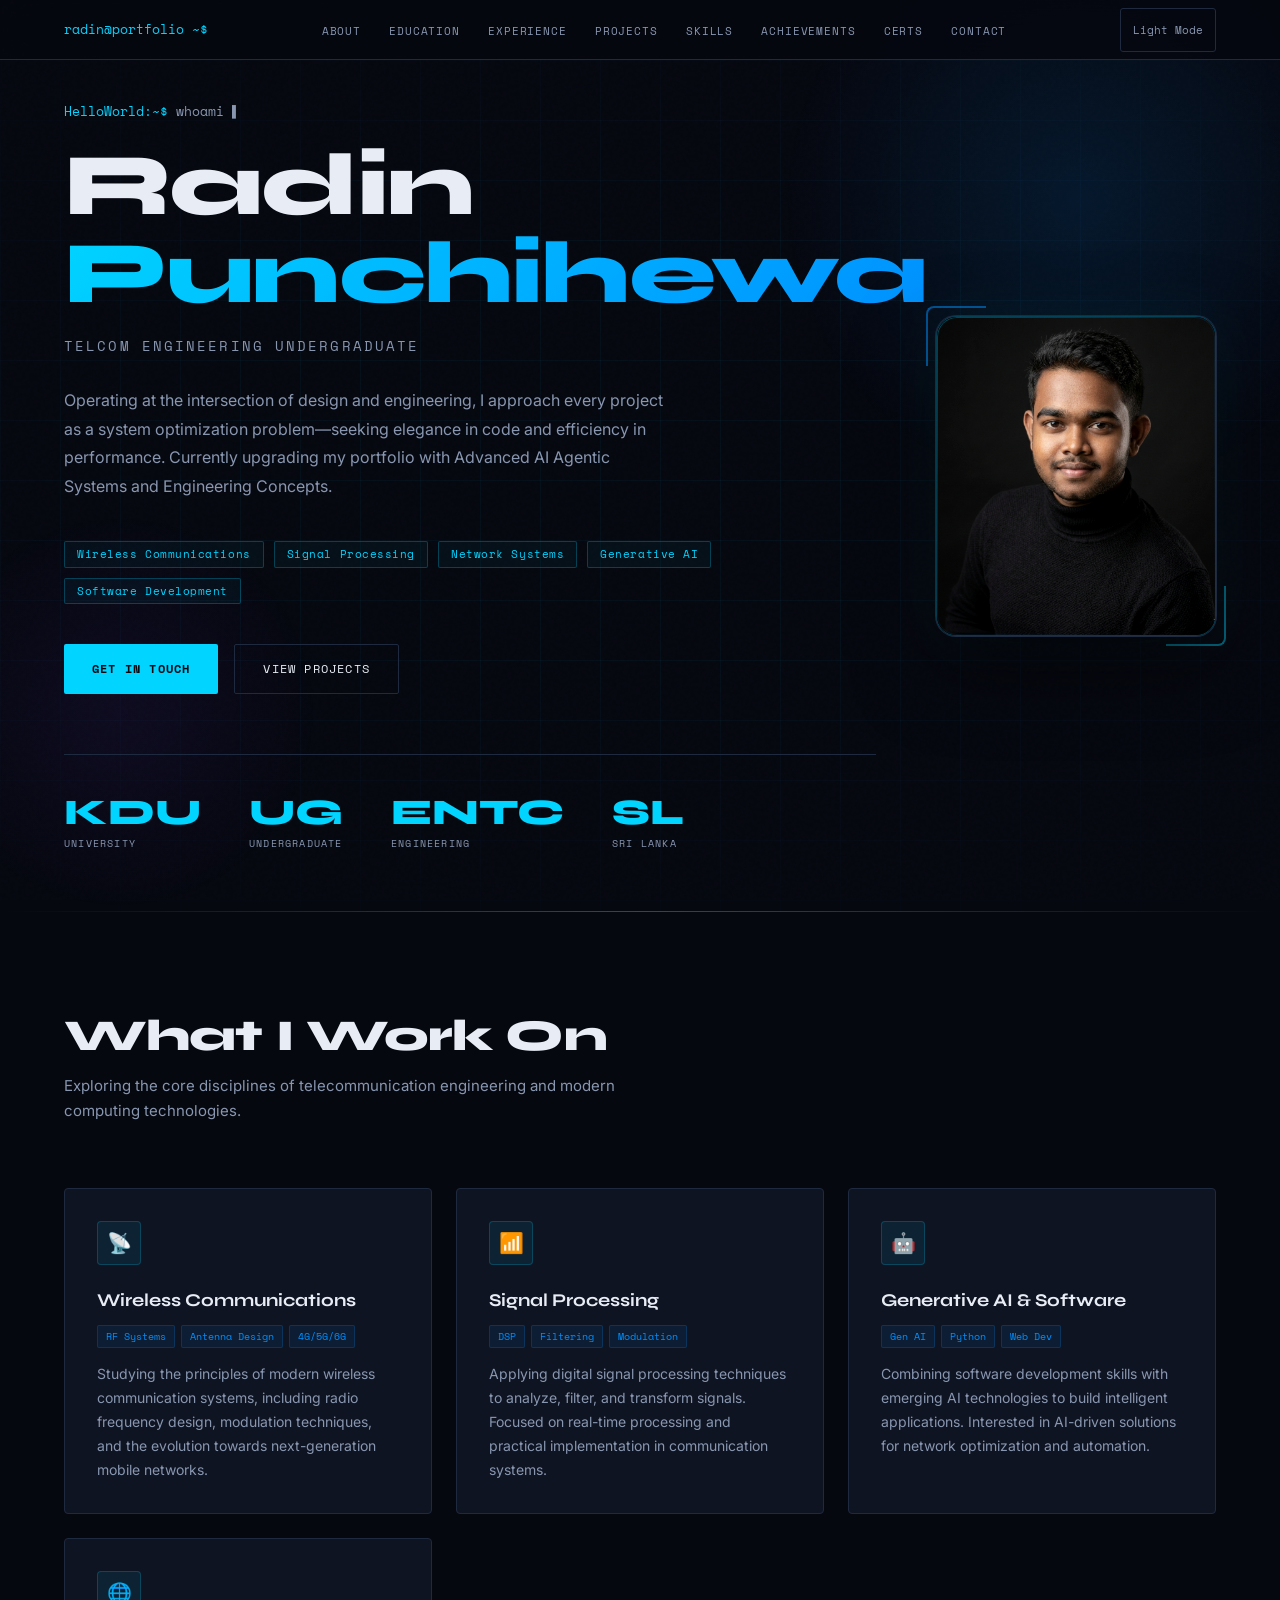
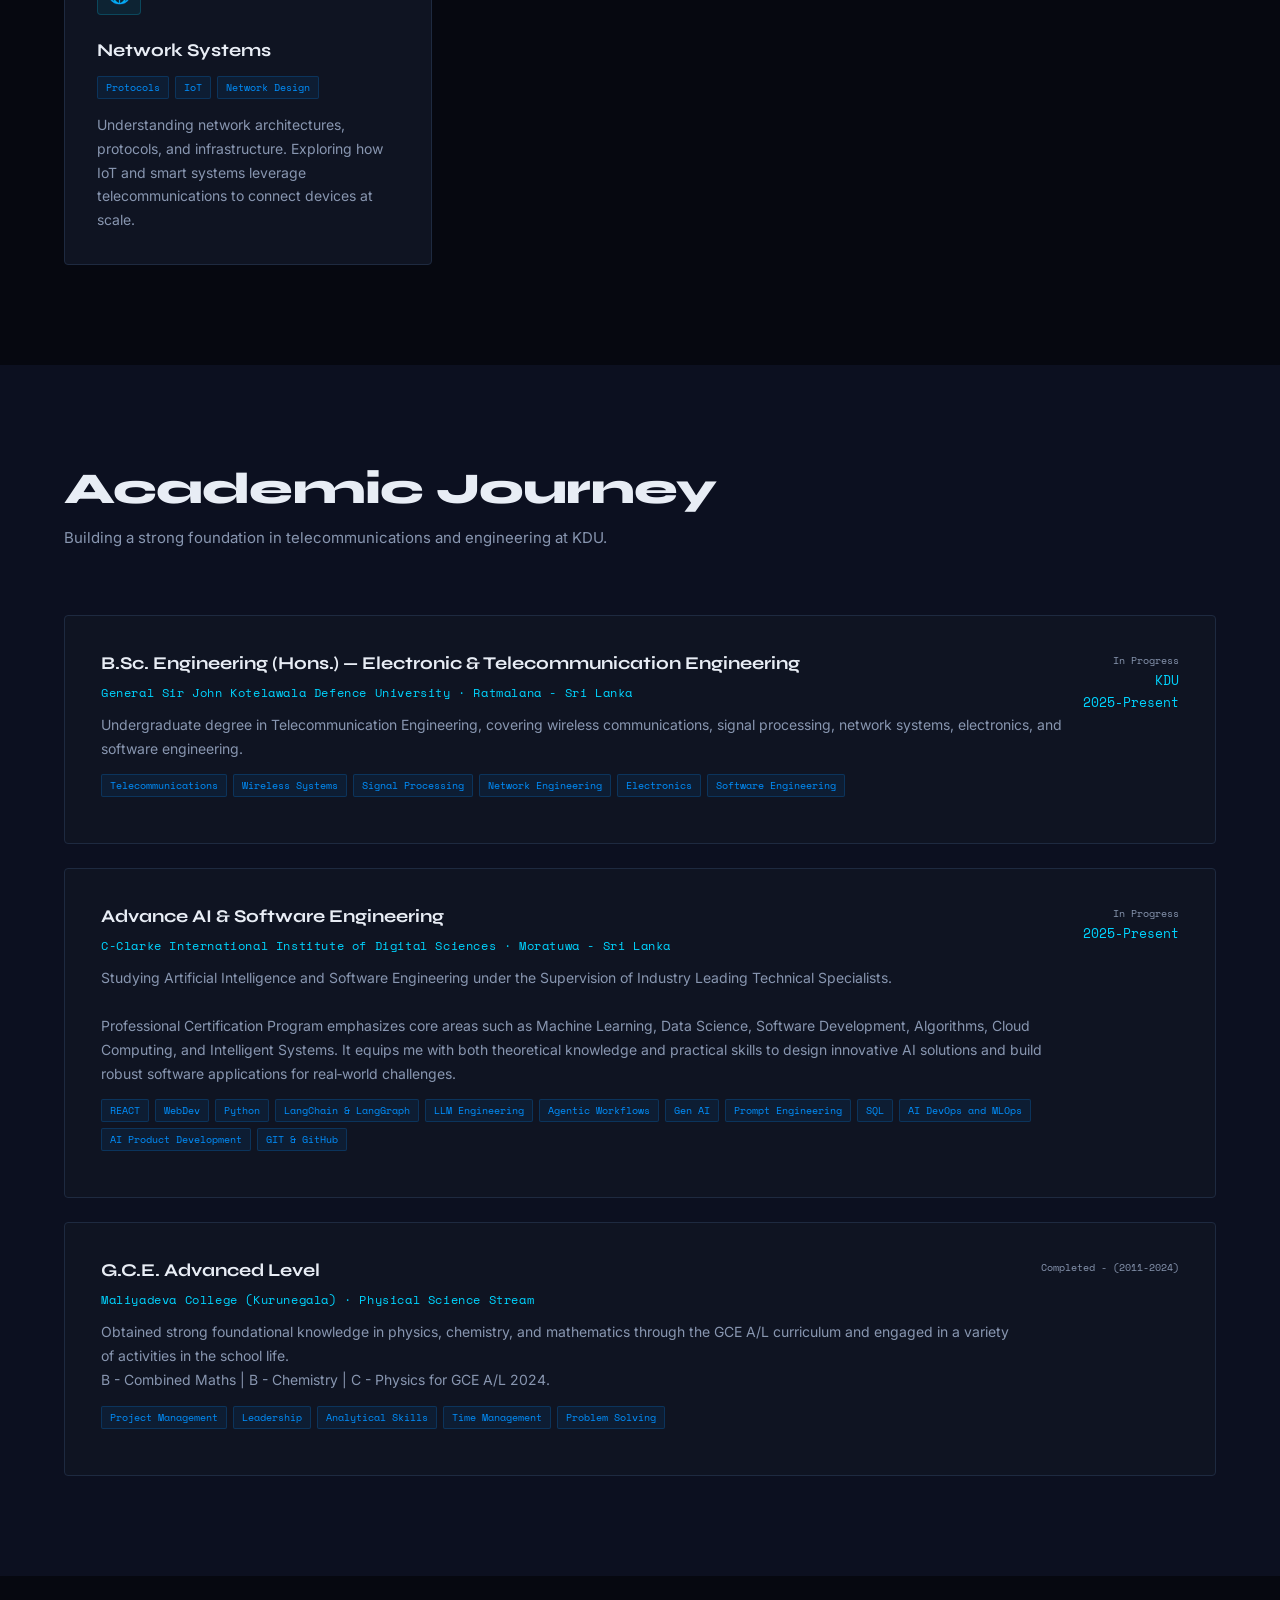
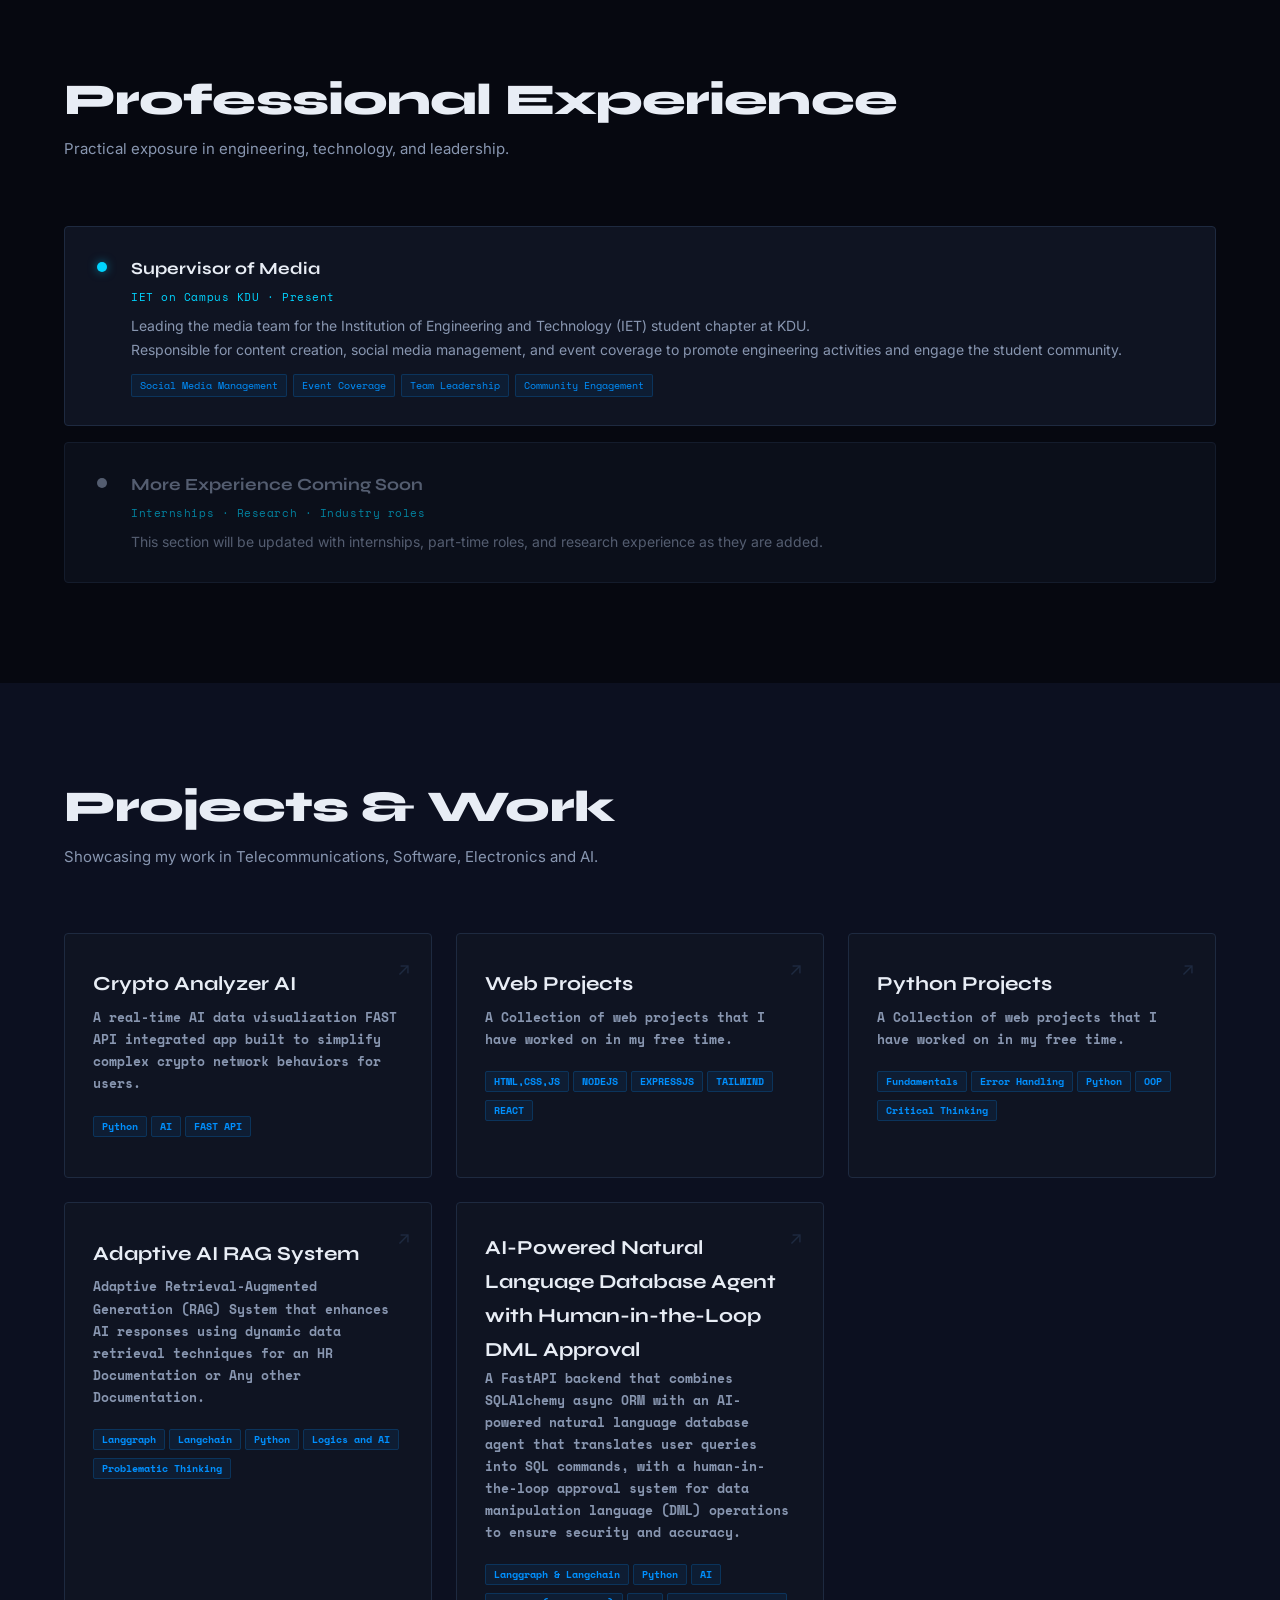
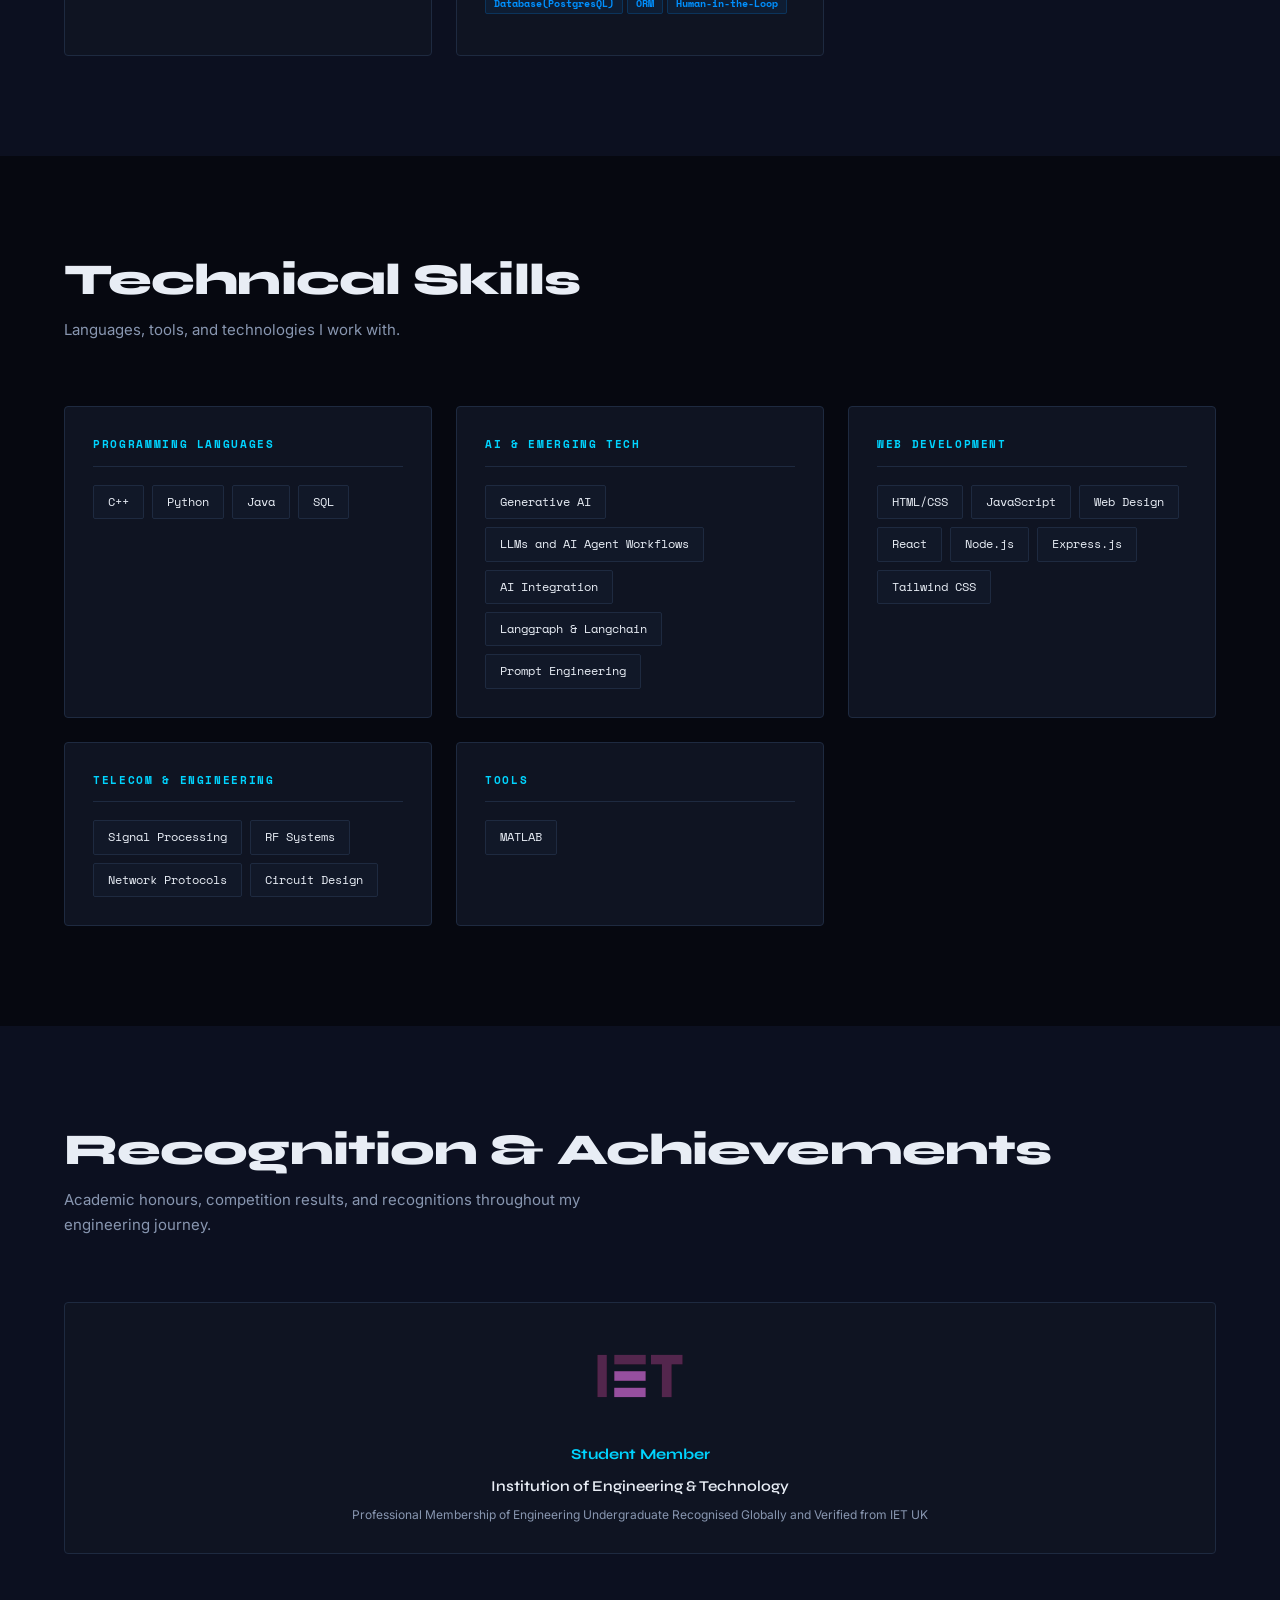
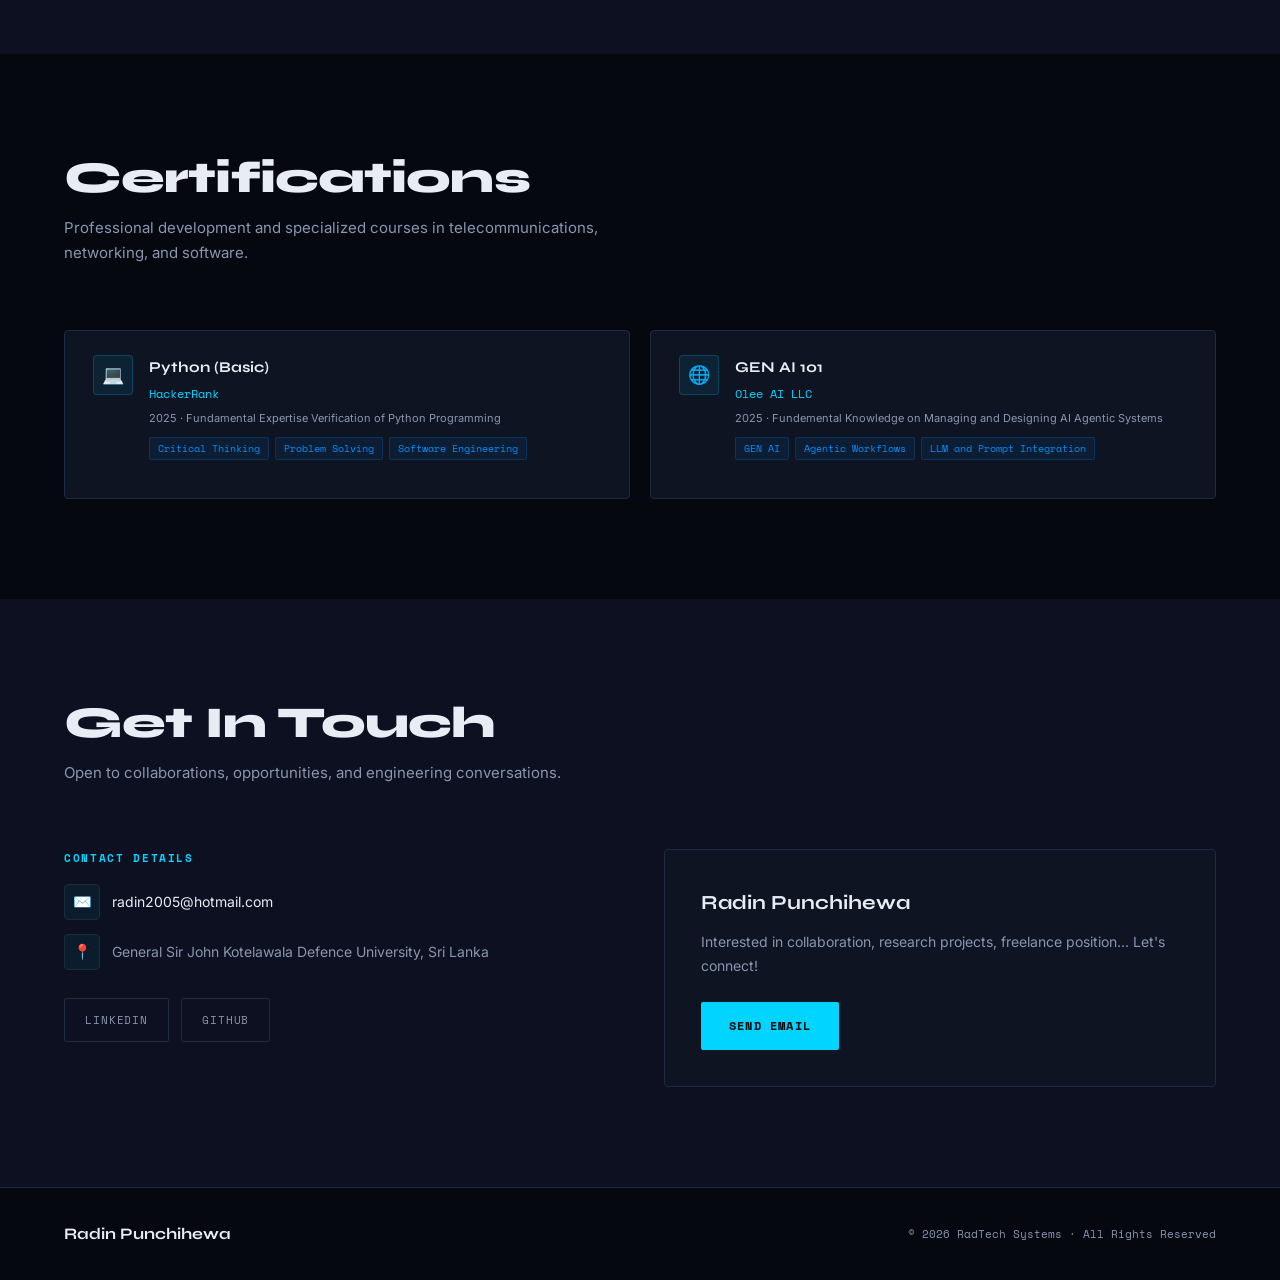
<file: index.html>
<!DOCTYPE html>
<html lang="en">
<head>
  <meta charset="UTF-8" />
  <meta name="viewport" content="width=device-width, initial-scale=1.0"/>
  <title>Radin Punchihewa | Portfolio</title>
  <link rel="shortcut icon" href="ai.png" type="image/x-icon">
  <link href="https://fonts.googleapis.com/css2?family=Space+Mono:ital,wght@0,400;0,700;1,400&family=Syne:wght@400;600;700;800&family=Inter:wght@300;400;500&display=swap" rel="stylesheet"/>
  <link rel="stylesheet" href="styles.css" />

</head>

<body>

<!-- NAV -->
<nav>
  <a href="#hero" class="nav-logo">radin@portfolio ~$</a>

  <ul class="nav-links">
    <li><a href="#about">About</a></li>
    <li><a href="#education">Education</a></li>
    <li><a href="#experience">Experience</a></li>
    <li><a href="#projects">Projects</a></li>
    <li><a href="#skills">Skills</a></li>
    <li><a href="#achievements">Achievements</a></li>
    <li><a href="#certificates">Certs</a></li>
    <li><a href="#contact">Contact</a></li>
  </ul>

  <div style="display:flex; gap:12px; align-items:center;">
    <button class="dark-toggle" onclick="document.body.classList.toggle('light')">Light Mode</button>
    <button class="nav-hamburger" id="hamburger" aria-label="Menu" onclick="toggleMenu()">
      <span></span><span></span><span></span>
    </button>
  </div>
</nav>

<!-- MOBILE NAV DRAWER -->
<div class="mobile-nav" id="mobileNav">
  <a href="#about" onclick="closeMenu()">About</a>
  <a href="#education" onclick="closeMenu()">Education</a>
  <a href="#experience" onclick="closeMenu()">Experience</a>
  <a href="#projects" onclick="closeMenu()">Projects</a>
  <a href="#skills" onclick="closeMenu()">Skills</a>
  <a href="#achievements" onclick="closeMenu()">Achievements</a>
  <a href="#certificates" onclick="closeMenu()">Certificates</a>
  <a href="#contact" onclick="closeMenu()">Contact</a>
</div>

<!-- HERO -->
<section id="hero">
  <div class="hero-grid"></div>
  <div class="hero-glow"></div>
  <div class="hero-glow2"></div>

  <div class="hero-inner">
    <!-- LEFT: text content -->
    <div class="hero-content">
      <div class="terminal-prompt">HelloWorld:~$ <span>whoami</span> <span style="animation: blink 1s step-end infinite; display:inline-block">▌</span></div>

      <h1 class="hero-name">
        Radin<br><span class="highlight">Punchihewa</span>
      </h1>

      <div class="hero-title">Telcom Engineering Undergraduate</div>

      <p class="hero-desc">
        Operating at the intersection of design and engineering, I approach every project as a system optimization problem—seeking elegance in code and efficiency in performance. 
        Currently upgrading my portfolio with Advanced AI Agentic Systems and Engineering Concepts.
      </p>

      <div class="hero-tags">
        <span class="tag">Wireless Communications</span>
        <span class="tag">Signal Processing</span>
        <span class="tag">Network Systems</span>
        <span class="tag">Generative AI</span>
        <span class="tag">Software Development</span>
      </div>

      <div class="hero-btns">
        <a href="mailto:radin2005@hotmail.com" class="btn-primary">Get In Touch</a>
        <a href="#projects" class="btn-secondary">View Projects</a>
      </div>

      <div class="hero-stats">
        <div class="stat-item">
          <div class="stat-value">KDU</div>
          <div class="stat-label">University</div>
        </div>
        <div class="stat-item">
          <div class="stat-value">UG</div>
          <div class="stat-label">Undergraduate</div>
        </div>
        <div class="stat-item">
          <div class="stat-value">ENTC</div>
          <div class="stat-label">Engineering</div>
        </div>
        <div class="stat-item">
          <div class="stat-value">SL</div>
          <div class="stat-label">Sri Lanka</div>
        </div>
      </div>
    </div>

    <!-- RIGHT: profile image -->
    <div class="hero-image-wrap">
      <div class="hero-image-frame" id="heroFrame">
        <img src="image1.png" alt="Radin Punchihewa" class="hero-image" />
    </div>
  </div>

  <div class="signal-line"></div>
</section>

<!-- ABOUT / FOCUS AREAS -->
<section id="about">
  <div class="section-header reveal">
    <h2 class="section-title">What I Work On</h2>
    <p class="section-sub">Exploring the core disciplines of telecommunication engineering and modern computing technologies.</p>
  </div>

  <div class="focus-grid">
    <div class="focus-card reveal">
      <div class="focus-icon">📡</div>
      <h3>Wireless Communications</h3>
      <div class="focus-tags">
        <span class="focus-tag">RF Systems</span>
        <span class="focus-tag">Antenna Design</span>
        <span class="focus-tag">4G/5G/6G</span>
      </div>
      <p>Studying the principles of modern wireless communication systems, including radio frequency design,
         modulation techniques, and the evolution towards next-generation mobile networks.</p>
    </div>

    <div class="focus-card reveal">
      <div class="focus-icon">📶</div>
      <h3>Signal Processing</h3>
      <div class="focus-tags">
        <span class="focus-tag">DSP</span>
        <span class="focus-tag">Filtering</span>
        <span class="focus-tag">Modulation</span>
      </div>
      <p>Applying digital signal processing techniques to analyze, filter, and transform signals.
         Focused on real-time processing and practical implementation in communication systems.</p>
    </div>

    <div class="focus-card reveal">
      <div class="focus-icon">🤖</div>
      <h3>Generative AI & Software</h3>
      <div class="focus-tags">
        <span class="focus-tag">Gen AI</span>
        <span class="focus-tag">Python</span>
        <span class="focus-tag">Web Dev</span>
      </div>
      <p>Combining software development skills with emerging AI technologies to build intelligent
         applications. Interested in AI-driven solutions for network optimization and automation.</p>
    </div>

    <div class="focus-card reveal">
      <div class="focus-icon">🌐</div>
      <h3>Network Systems</h3>
      <div class="focus-tags">
        <span class="focus-tag">Protocols</span>
        <span class="focus-tag">IoT</span>
        <span class="focus-tag">Network Design</span>
      </div>
      <p>Understanding network architectures, protocols, and infrastructure. Exploring how IoT
         and smart systems leverage telecommunications to connect devices at scale.</p>
    </div>
  </div>
</section>

<!-- EDUCATION -->
<section id="education">
  <div class="section-header reveal">
    <h2 class="section-title">Academic Journey</h2>
    <p class="section-sub">Building a strong foundation in telecommunications and engineering at KDU.</p>
  </div>

  <div class="edu-grid">
    <div class="edu-card reveal">
      <div>
        <div class="edu-degree">B.Sc. Engineering (Hons.) — Electronic & Telecommunication Engineering</div>
        <div class="edu-school">General Sir John Kotelawala Defence University · Ratmalana - Sri Lanka</div>
        <div class="edu-detail">Undergraduate degree in Telecommunication Engineering, covering wireless communications,
          signal processing, network systems, electronics, and software engineering.</div>
        <div class="focus-tags" style="margin-top:14px">
          <span class="focus-tag">Telecommunications</span>
          <span class="focus-tag">Wireless Systems</span>
          <span class="focus-tag">Signal Processing</span>
          <span class="focus-tag">Network Engineering</span>
          <span class="focus-tag">Electronics</span>
          <span class="focus-tag">Software Engineering</span>
        </div>
      </div>
      <div class="edu-badge">
        In Progress<br>
        <span style="color:var(--accent); font-size:13px">KDU</span>
        <br>
        <span style="color:var(--accent); font-size:13px">2025-Present</span>
      </div>
    </div>

    <div class="edu-card reveal">
      <div>
        <div class="edu-degree">Advance AI & Software Engineering </div>
        <div class="edu-school">C-Clarke International Institute of Digital Sciences · Moratuwa - Sri Lanka</div>
        <div class="edu-detail">
          Studying Artificial Intelligence and Software Engineering under the Supervision of Industry Leading Technical Specialists.
          <br><br>

          Professional Certification Program emphasizes core areas such as Machine Learning, Data Science, Software Development, Algorithms, Cloud Computing, and Intelligent Systems. 
          It equips me with both theoretical knowledge and practical skills to design innovative AI solutions and build robust software applications for real‑world challenges.
        </div>
        <div class="focus-tags" style="margin-top:14px">
          <span class="focus-tag">REACT</span>
          <span class="focus-tag">WebDev</span>
          <span class="focus-tag">Python</span>
          <span class="focus-tag">LangChain & LangGraph</span>
          <span class="focus-tag">LLM Engineering</span>
          <span class="focus-tag">Agentic Workflows</span>
          <span class="focus-tag">Gen AI</span>
          <span class="focus-tag">Prompt Engineering</span>
          <span class="focus-tag">SQL</span>
          <span class="focus-tag">AI DevOps and MLOps</span>
          <span class="focus-tag">AI Product Development</span>
          <span class="focus-tag">GIT & GitHub</span>
        </div>
      </div>
      <div class="edu-badge">
        In Progress<br>
        <span style="color:var(--accent); font-size:13px">2025-Present</span>
      </div>
    </div>

    <div class="edu-card reveal">
      <div>
        <div class="edu-degree">G.C.E. Advanced Level</div>
        <div class="edu-school">Maliyadeva College (Kurunegala) · Physical Science Stream</div>
        <div class="edu-detail">
          Obtained strong foundational knowledge in physics, chemistry, and mathematics through the GCE A/L curriculum and engaged in a variety of activities in the school life.
          <br>
          B - Combined Maths | B - Chemistry | C - Physics for GCE A/L 2024.</div>
      
        <div class="focus-tags" style="margin-top:14px">
          <span class="focus-tag">Project Management</span>
          <span class="focus-tag">Leadership</span>
          <span class="focus-tag">Analytical Skills</span>
          <span class="focus-tag">Time Management</span>
          <span class="focus-tag">Problem Solving</span>
        </div>
      </div>
      <div class="edu-badge">Completed - (2011-2024)</div>
    </div>
  </div>
</section>

<!-- EXPERIENCE -->
<section id="experience">
  <div class="section-header reveal">
    <h2 class="section-title">Professional Experience</h2>
    <p class="section-sub">Practical exposure in engineering, technology, and leadership.</p>
  </div>

  <div class="exp-list">
    <div class="exp-card reveal">
      <div class="exp-dot"></div>
      <div>
        <div class="exp-role">Supervisor of Media</div>
        <div class="exp-org">IET on Campus KDU · Present</div>
        <div class="exp-desc">
          Leading the media team for the Institution of Engineering and Technology (IET) student chapter at KDU.
          <br> 
          Responsible for content creation, social media management, and event coverage to promote engineering activities and engage the student community.
        </div>
        <div class="exp-tags">
          <span class="focus-tag">Social Media Management</span>
          <span class="focus-tag">Event Coverage</span>
          <span class="focus-tag">Team Leadership</span>
          <span class="focus-tag">Community Engagement</span>
        </div>
      </div>
    </div>

    <div class="exp-card reveal" style="opacity:0.6; pointer-events:none; cursor:default">
      <div class="exp-dot" style="background:var(--muted); box-shadow:none"></div>
      <div>
        <div class="exp-role" style="color:var(--muted)">More Experience Coming Soon</div>
        <div class="exp-org">Internships · Research · Industry roles</div>
        <div class="exp-desc">This section will be updated with internships, part-time roles, and research experience as they are added.</div>
      </div>
    </div>
  </div>
</section>

<!-- PROJECTS -->
<section id="projects">

  <div class="section-header reveal">
    <h2 class="section-title">Projects & Work</h2>
    <p class="section-sub">Showcasing my work in Telecommunications, Software, Electronics and AI.</p>
  </div>
  <div class="projects-grid">
    <div class="project-card reveal">
      <div class="project-title">
        <h3><a href="https://github.com/radthegreat0777/AI-Projects/tree/main/CryptoAnalyzer%20AI" style="text-decoration:none; color:inherit">Crypto Analyzer AI</a></h3>
        <div class="project-desc">
          A real-time AI data visualization FAST API integrated app built to simplify complex crypto network behaviors for users.
        </div>
        <div class="project-tags">
          <span class="focus-tag">Python</span>
          <span class="focus-tag">AI</span>
          <span class="focus-tag">FAST API</span>
        </div>
      </div>
    </div>

    <div class="project-card reveal">
      <div class="project-title">
        <h3><a href="https://github.com/radthegreat0777/Web-Projects/tree/main" style="text-decoration:none; color:inherit">Web Projects</a></h3>
        <div class="project-desc">
          A Collection of web projects that I have worked on in my free time.
        </div>
        <div class="project-tags">
          <span class="focus-tag">HTML,CSS,JS</span>
          <span class="focus-tag">NODEJS</span>
          <span class="focus-tag">EXPRESSJS</span>
          <span class="focus-tag">TAILWIND</span>
          <span class="focus-tag">REACT</span>
        </div>
      </div>
    </div>

    <div class="project-card reveal">
      <div class="project-title">
        <h3><a href="https://github.com/radthegreat0777/My-Python-Projects" style="text-decoration:none; color:inherit">Python Projects</a></h3>
        <div class="project-desc">
          A Collection of web projects that I have worked on in my free time.
        </div>
        <div class="project-tags">
          <span class="focus-tag">Fundamentals</span>
          <span class="focus-tag">Error Handling</span>
          <span class="focus-tag">Python</span>
          <span class="focus-tag">OOP</span>
          <span class="focus-tag">Critical Thinking</span>
        </div>
      </div>
    </div>

    <div class="project-card reveal">
      <div class="project-title">
        <h3><a href="https://github.com/radthegreat0777/AI-Projects/tree/main/AdaptiveRAG%20QA%20System" style="text-decoration:none; color:inherit">Adaptive AI RAG System</a></h3>
        <div class="project-desc">
          Adaptive Retrieval-Augmented Generation (RAG) System that enhances AI responses using dynamic data retrieval techniques for an HR Documentation or Any other Documentation.
        </div>
        <div class="project-tags">
          <span class="focus-tag">Langgraph</span>
          <span class="focus-tag">Langchain</span>
          <span class="focus-tag">Python</span>
          <span class="focus-tag">Logics and AI</span>
          <span class="focus-tag">Problematic Thinking</span>
        </div>
      </div>
    </div>

    
     <div class="project-card reveal">
      <div class="project-title">
        <h3><a href="https://github.com/radthegreat0777/AI-Projects/tree/main/AI-Enhanced-ORM" style="text-decoration:none; color:inherit">AI-Powered Natural Language Database Agent with Human-in-the-Loop DML Approval</a></h3>
        <div class="project-desc">
          A FastAPI backend that combines SQLAlchemy async ORM with an AI-powered natural language database agent 
          that translates user queries into SQL commands, with a human-in-the-loop approval system for data manipulation language (DML) operations to ensure security and accuracy. 
        </div>
        <div class="project-tags">
          <span class="focus-tag">Langgraph & Langchain</span>
          <span class="focus-tag">Python</span>
          <span class="focus-tag">AI</span>
          <span class="focus-tag">Database(PostgresQL)</span>
          <span class="focus-tag">ORM</span>
          <span class="focus-tag">Human-in-the-Loop</span>
        </div>
      </div>
    </div>

    <!-- Additional project cards can be added here -->
  </div>

  
</section>

<!-- SKILLS -->
<section id="skills">
  <div class="section-header reveal">
    <h2 class="section-title">Technical Skills</h2>
    <p class="section-sub">Languages, tools, and technologies I work with.</p>
  </div>

  <div class="skills-grid">
    <div class="skill-group reveal">
      <h3>Programming Languages</h3>
      <div class="skill-chips">
        <span class="skill-chip">C++</span>
        <span class="skill-chip">Python</span>
        <span class="skill-chip">Java</span>
        <span class="skill-chip">SQL</span>
      </div>
    </div>

    <div class="skill-group reveal">
      <h3>AI & Emerging Tech</h3>
      <div class="skill-chips">
        <span class="skill-chip">Generative AI</span>
        <span class="skill-chip">LLMs and AI Agent Workflows</span>
        <span class="skill-chip">AI Integration</span>
        <span class="skill-chip">Langgraph & Langchain</span>
        <span class="skill-chip">Prompt Engineering</span>
      </div>
    </div>

    <div class="skill-group reveal">
      <h3>Web Development</h3>
      <div class="skill-chips">
        <span class="skill-chip">HTML/CSS</span>
        <span class="skill-chip">JavaScript</span>
        <span class="skill-chip">Web Design</span>
        <span class="skill-chip">React</span>
        <span class="skill-chip">Node.js</span>
        <span class="skill-chip">Express.js</span>
        <span class="skill-chip">Tailwind CSS</span>
      </div>
    </div>

    <div class="skill-group reveal">
      <h3>Telecom & Engineering</h3>
      <div class="skill-chips">
        <span class="skill-chip">Signal Processing</span>
        <span class="skill-chip">RF Systems</span>
        <span class="skill-chip">Network Protocols</span>
        <span class="skill-chip">Circuit Design</span>
      </div>
    </div>

    <div class="skill-group reveal">
      <h3>Tools</h3>
      <div class="skill-chips">
        <span class="skill-chip">MATLAB</span>

      </div>
    </div>
  </div>
</section>


<!-- ACHIEVEMENTS -->
<section id="achievements">
  <div class="section-header reveal">
    <h2 class="section-title">Recognition & Achievements</h2>
    <p class="section-sub">Academic honours, competition results, and recognitions throughout my engineering journey.</p>
  </div>

  <div class="ach-grid">

    <div class="ach-card reveal">
      <img src="iet.svg" alt="IET Icon" class="ach-icon" style="width: 90px; height: 90px;"/>
      <div class="ach-place">Student Member</div>
      <div class="ach-name">Institution of Engineering & Technology</div>
      <div class="ach-detail">Professional Membership of Engineering Undergraduate Recognised Globally and Verified from IET UK</div>
    </div>

  </div>
</section>

<!-- CERTIFICATES -->
<section id="certificates">
  <div class="section-header reveal">
    <h2 class="section-title">Certifications</h2>
    <p class="section-sub">Professional development and specialized courses in telecommunications, networking, and software.</p>
  </div>

  <div class="certs-grid">

    <div class="cert-card reveal">
      <div class="cert-icon">💻</div>
      <div>
        <div class="cert-name">Python (Basic)</div>
        <div class="cert-org">HackerRank</div>
        <div class="cert-date">2025 · Fundamental Expertise Verification of Python Programming</div>
        <div class="focus-tags" style="margin-top:10px">
          <span class="focus-tag">Critical Thinking</span>
          <span class="focus-tag">Problem Solving</span>
          <span class="focus-tag">Software Engineering</span>
        </div>
      </div>
    </div>

    <div class="cert-card reveal">
      <div class="cert-icon">🌐</div>
      <div>
        <div class="cert-name">GEN AI 101</div>
        <div class="cert-org">Olee AI LLC</div>
        <div class="cert-date">2025 · Fundemental Knowledge on Managing and Designing AI Agentic Systems</div>
        <div class="focus-tags" style="margin-top:10px">
          <span class="focus-tag">GEN AI</span>
          <span class="focus-tag">Agentic Workflows</span>
          <span class="focus-tag">LLM and Prompt Integration</span>
        </div>
      </div>
    </div>

  </div>
</section>

<!-- CONTACT -->
<section id="contact">
  <div class="section-header reveal">
    <h2 class="section-title">Get In Touch</h2>
    <p class="section-sub">Open to collaborations, opportunities, and engineering conversations.</p>
  </div>

  <div class="contact-wrapper">
    <div class="reveal">
      <div class="contact-info">
        <h3>Contact Details</h3>
        <div class="contact-item">
          <div class="contact-item-icon">✉️</div>
          <a href="mailto:radin2005@hotmail.com">radin2005@hotmail.com</a>
        </div>
        <div class="contact-item">
          <div class="contact-item-icon">📍</div>
          <span style="font-size:14px;color:var(--muted)">General Sir John Kotelawala Defence University, Sri Lanka</span>
        </div>
      </div>

      <div class="contact-social">
        <a class="social-btn" href="https://www.linkedin.com/in/radin-punchihewa-901167371/">LinkedIn</a>
        <a class="social-btn" href="https://github.com/radthegreat0777">GitHub</a>
      </div>
    </div>

    <div class="contact-card reveal">
      <h3>Radin Punchihewa</h3>
      <p>Interested in collaboration, research projects, freelance position... Let's connect!</p>
      <a href="mailto:radin2005@hotmail.com" class="btn-primary">Send Email</a>
    </div>
  </div>
</section>

<!-- FOOTER -->
<footer>
  <div class="footer-name">Radin Punchihewa</div>
  <div class="footer-copy">© 2026 RadTech Systems · All Rights Reserved</div>
</footer>

<style>
  @keyframes blink {
    50% { opacity: 0; }
  }
</style>
 
<script src="script.js"></script>
</body>
</html>
</file>
<file: styles.css>
:root {
  --bg: #060810;
  --bg2: #0c1020;
  --bg3: #111828;
  --card: #0f1422;
  --border: #1e2a40;
  --accent: #00d4ff;
  --accent2: #0090ff;
  --accent3: #7c3aed;
  --text: #e8edf5;
  --muted: #8896b0;
  --mono: 'Space Mono', monospace;
  --sans: 'Syne', sans-serif;
  --body: 'Inter', sans-serif;
}

/* ── RESET ── */
*, *::before, *::after {
  box-sizing: border-box;
  margin: 0;
  padding: 0;
}

/* ── BASE ── */
html {
  scroll-behavior: smooth;
  /* Prevent iOS font size inflation on orientation change */
  -webkit-text-size-adjust: 100%;
  text-size-adjust: 100%;
}

body {
  background: var(--bg);
  color: var(--text);
  font-family: var(--body);
  font-size: 15px;
  line-height: 1.7;
  overflow-x: hidden;
  /* Smooth scrolling on iOS */
  -webkit-overflow-scrolling: touch;
}

/* Prevent horizontal scroll on all mobile */
html, body {
  max-width: 100%;
  overflow-x: hidden;
}

/* Remove tap highlight on Android/iOS */
* {
  -webkit-tap-highlight-color: transparent;
}

/* Better touch targets — min 44px for all interactive elements */
a, button, label {
  min-height: 44px;
  display: inline-flex;
  align-items: center;
}

/* ── SCROLLBAR ── */
::-webkit-scrollbar { width: 4px; }
::-webkit-scrollbar-track { background: var(--bg); }
::-webkit-scrollbar-thumb { background: var(--accent); border-radius: 2px; }

/* ── NOISE OVERLAY ── */
body::before {
  content: '';
  position: fixed;
  inset: 0;
  background-image: url("data:image/svg+xml,%3Csvg viewBox='0 0 256 256' xmlns='http://www.w3.org/2000/svg'%3E%3Cfilter id='n'%3E%3CfeTurbulence type='fractalNoise' baseFrequency='0.9' numOctaves='4' stitchTiles='stitch'/%3E%3C/filter%3E%3Crect width='100%25' height='100%25' filter='url(%23n)' opacity='0.03'/%3E%3C/svg%3E");
  pointer-events: none;
  z-index: 0;
  opacity: 0.4;
}

/* ══════════════════════════════════════
   NAVIGATION
══════════════════════════════════════ */
nav {
  position: fixed;
  top: 0; left: 0; right: 0;
  background: rgba(6, 8, 16, 0.85);
  -webkit-backdrop-filter: blur(20px);
  backdrop-filter: blur(20px);
  border-bottom: 1px solid var(--border);
  z-index: 100;
  display: flex;
  align-items: center;
  justify-content: space-between;
  padding: 0 5%;
  height: 60px;
}

.nav-logo {
  font-family: var(--mono);
  font-size: 13px;
  color: var(--accent);
  text-decoration: none;
  min-height: unset; /* override touch target for logo */
}

.nav-links {
  display: flex;
  gap: 28px;
  list-style: none;
}

.nav-links a {
  font-family: var(--mono);
  font-size: 11px;
  color: var(--muted);
  text-decoration: none;
  letter-spacing: 0.08em;
  text-transform: uppercase;
  transition: color 0.2s;
  min-height: unset;
}

.nav-links a:hover { color: var(--accent); }

.dark-toggle {
  background: none;
  border: 1px solid var(--border);
  color: var(--muted);
  font-family: var(--mono);
  font-size: 11px;
  padding: 5px 12px;
  border-radius: 3px;
  cursor: pointer;
  transition: all 0.2s;
  white-space: nowrap;
}

.dark-toggle:hover { border-color: var(--accent); color: var(--accent); }

/* Hamburger — hidden on desktop */
.nav-hamburger {
  display: none;
  flex-direction: column;
  gap: 5px;
  cursor: pointer;
  padding: 8px;
  background: none;
  border: none;
  min-height: unset;
}

.nav-hamburger span {
  display: block;
  width: 22px;
  height: 2px;
  background: var(--muted);
  border-radius: 2px;
  transition: all 0.3s;
}

/* Mobile nav drawer */
.mobile-nav {
  position: fixed;
  top: 56px;
  left: 0; right: 0;
  background: rgba(6, 8, 16, 0.97);
  -webkit-backdrop-filter: blur(20px);
  backdrop-filter: blur(20px);
  border-bottom: 1px solid var(--border);
  padding: 24px 5%;
  display: none;
  flex-direction: column;
  z-index: 99;
  /* Safe area for iPhone notch */
  padding-left: max(5%, env(safe-area-inset-left));
  padding-right: max(5%, env(safe-area-inset-right));
}

.mobile-nav.open { display: flex; }

.mobile-nav a {
  font-family: var(--mono);
  font-size: 13px;
  color: var(--muted);
  text-decoration: none;
  letter-spacing: 0.1em;
  text-transform: uppercase;
  padding: 16px 0;
  border-bottom: 1px solid var(--border);
  transition: color 0.2s;
  min-height: unset;
  display: block;
}

.mobile-nav a:last-child { border-bottom: none; }
.mobile-nav a:hover,
.mobile-nav a:active { color: var(--accent); }

/* ══════════════════════════════════════
   HERO
══════════════════════════════════════ */
#hero {
  min-height: 100vh;
  /* Use dvh for modern browsers (handles iOS Safari toolbar) */
  min-height: 100dvh;
  display: flex;
  flex-direction: column;
  justify-content: center;
  padding: 100px 5% 60px;
  position: relative;
  overflow: hidden;
  /* Safe area insets for notch/punch-hole devices */
  padding-top: max(100px, calc(80px + env(safe-area-inset-top)));
  padding-left: max(5%, env(safe-area-inset-left));
  padding-right: max(5%, env(safe-area-inset-right));
}

.hero-grid {
  position: absolute;
  inset: 0;
  background-image:
    linear-gradient(rgba(0, 212, 255, 0.04) 1px, transparent 1px),
    linear-gradient(90deg, rgba(0, 212, 255, 0.04) 1px, transparent 1px);
  background-size: 60px 60px;
  mask-image: radial-gradient(ellipse 80% 60% at 50% 50%, black 40%, transparent 100%);
  -webkit-mask-image: radial-gradient(ellipse 80% 60% at 50% 50%, black 40%, transparent 100%);
}

.hero-glow {
  position: absolute;
  width: 600px; height: 600px;
  background: radial-gradient(circle, rgba(0, 144, 255, 0.12) 0%, transparent 70%);
  top: -100px; right: -100px;
  pointer-events: none;
}

.hero-glow2 {
  position: absolute;
  width: 400px; height: 400px;
  background: radial-gradient(circle, rgba(124, 58, 237, 0.08) 0%, transparent 70%);
  bottom: 0; left: -80px;
  pointer-events: none;
}

/* Hero two-column layout */
.hero-inner {
  display: grid;
  grid-template-columns: 1fr auto;
  gap: 60px;
  align-items: center;
  width: 100%;
}

.hero-content { min-width: 0; }

.terminal-prompt {
  font-family: var(--mono);
  font-size: 13px;
  color: var(--accent);
  margin-bottom: 20px;
  opacity: 0;
  animation: fadeUp 0.6s 0.2s forwards;
}

.terminal-prompt span { color: var(--muted); }

.hero-name {
  font-family: var(--sans);
  font-size: clamp(42px, 7vw, 88px);
  font-weight: 800;
  line-height: 1.0;
  letter-spacing: -0.02em;
  margin-bottom: 16px;
  opacity: 0;
  animation: fadeUp 0.6s 0.4s forwards;
}

.hero-name .highlight {
  background: linear-gradient(135deg, var(--accent), var(--accent2));
  -webkit-background-clip: text;
  -webkit-text-fill-color: transparent;
  background-clip: text;
}

.hero-title {
  font-family: var(--mono);
  font-size: 14px;
  color: var(--muted);
  letter-spacing: 0.15em;
  text-transform: uppercase;
  margin-bottom: 28px;
  opacity: 0;
  animation: fadeUp 0.6s 0.6s forwards;
}

.hero-desc {
  max-width: 600px;
  color: var(--muted);
  font-size: 16px;
  line-height: 1.8;
  margin-bottom: 40px;
  opacity: 0;
  animation: fadeUp 0.6s 0.7s forwards;
}

.hero-tags {
  display: flex;
  flex-wrap: wrap;
  gap: 10px;
  margin-bottom: 40px;
  opacity: 0;
  animation: fadeUp 0.6s 0.8s forwards;
}

.tag {
  font-family: var(--mono);
  font-size: 11px;
  color: var(--accent);
  border: 1px solid rgba(0, 212, 255, 0.25);
  padding: 4px 12px;
  border-radius: 2px;
  background: rgba(0, 212, 255, 0.04);
  letter-spacing: 0.05em;
  /* Comfortable touch target */
  min-height: unset;
  line-height: 1.5;
}

.hero-btns {
  display: flex;
  gap: 16px;
  flex-wrap: wrap;
  opacity: 0;
  animation: fadeUp 0.6s 0.9s forwards;
}

.btn-primary {
  font-family: var(--mono);
  font-size: 12px;
  letter-spacing: 0.1em;
  text-transform: uppercase;
  padding: 14px 28px;
  background: var(--accent);
  color: var(--bg);
  border: none;
  border-radius: 2px;
  cursor: pointer;
  text-decoration: none;
  transition: all 0.2s;
  font-weight: 700;
  min-height: 48px;
  justify-content: center;
}

.btn-primary:hover {
  background: var(--accent2);
  transform: translateY(-2px);
  box-shadow: 0 8px 30px rgba(0, 212, 255, 0.3);
}

/* Disable hover transform on touch (avoids sticky state) */
@media (hover: none) {
  .btn-primary:hover { transform: none; }
  .btn-secondary:hover { transform: none; }
  .focus-card:hover { transform: none; }
  .project-card:hover { transform: translateY(0); }
  .ach-card:hover { transform: none; }
  .exp-card:hover { transform: none; }
}

.btn-secondary {
  font-family: var(--mono);
  font-size: 12px;
  letter-spacing: 0.1em;
  text-transform: uppercase;
  padding: 14px 28px;
  background: transparent;
  color: var(--text);
  border: 1px solid var(--border);
  border-radius: 2px;
  cursor: pointer;
  text-decoration: none;
  transition: all 0.2s;
  min-height: 48px;
  justify-content: center;
}

.btn-secondary:hover {
  border-color: var(--accent);
  color: var(--accent);
  transform: translateY(-2px);
}

/* ── STATS ── */
.hero-stats {
  display: flex;
  gap: 48px;
  flex-wrap: wrap;
  margin-top: 60px;
  padding-top: 40px;
  border-top: 1px solid var(--border);
  opacity: 0;
  animation: fadeUp 0.6s 1.0s forwards;
}

.stat-item { text-align: left; }

.stat-value {
  font-family: var(--sans);
  font-size: 36px;
  font-weight: 800;
  color: var(--accent);
  line-height: 1;
  margin-bottom: 4px;
}

.stat-label {
  font-family: var(--mono);
  font-size: 10px;
  color: var(--muted);
  text-transform: uppercase;
  letter-spacing: 0.12em;
}

/* ── HERO IMAGE ── */
.hero-image-wrap {
  position: relative;
  flex-shrink: 0;
  opacity: 0;
  animation: fadeUp 0.7s 0.5s forwards;
}

.hero-image-frame {
  width: 280px;
  height: 320px;
  border-radius: 20px;
  overflow: hidden;
  position: relative;
  border: 1px solid rgba(0, 212, 255, 0.25);
  box-shadow:
    0 0 0 1px var(--border),
    0 30px 80px rgba(0, 0, 0, 0.6),
    0 0 60px rgba(0, 212, 255, 0.08);
}

.hero-image-frame img {
  width: 100%;
  height: 100%;
  object-fit: cover;
  object-position: top center;
  display: block;
  filter: grayscale(15%) contrast(1.05);
  transition: transform 0.4s ease, filter 0.4s ease;
}

.hero-image-frame:hover img {
  transform: scale(1.04);
  filter: grayscale(0%) contrast(1.08);
}

/* Glowing border overlay */
.hero-image-frame::before {
  content: '';
  position: absolute;
  inset: 0;
  border-radius: 20px;
  border: 1px solid transparent;
  background: linear-gradient(135deg, rgba(0,212,255,0.3), rgba(0,144,255,0.1), transparent) border-box;
  -webkit-mask: linear-gradient(#fff 0 0) padding-box, linear-gradient(#fff 0 0);
  -webkit-mask-composite: destination-out;
  mask-composite: exclude;
  pointer-events: none;
  z-index: 2;
}

/* Accent corner brackets */
.hero-image-wrap::before {
  content: '';
  position: absolute;
  bottom: -10px; right: -10px;
  width: 60px; height: 60px;
  border-bottom: 2px solid var(--accent);
  border-right: 2px solid var(--accent);
  border-radius: 0 0 8px 0;
  opacity: 0.5;
}

.hero-image-wrap::after {
  content: '';
  position: absolute;
  top: -10px; left: -10px;
  width: 60px; height: 60px;
  border-top: 2px solid var(--accent2);
  border-left: 2px solid var(--accent2);
  border-radius: 8px 0 0 0;
  opacity: 0.5;
}

/* Placeholder avatar */
.hero-avatar-placeholder {
  width: 100%;
  height: 100%;
  background: linear-gradient(135deg, var(--bg3) 0%, var(--bg2) 100%);
  display: flex;
  flex-direction: column;
  align-items: center;
  justify-content: center;
  gap: 12px;
}

.hero-avatar-placeholder svg {
  width: 80px; height: 80px;
  opacity: 0.25;
}

.hero-avatar-placeholder span {
  font-family: var(--mono);
  font-size: 10px;
  color: var(--muted);
  letter-spacing: 0.1em;
  text-transform: uppercase;
  opacity: 0.6;
}

/* Upload hint */
.hero-image-upload-hint {
  position: absolute;
  bottom: -32px;
  left: 50%;
  transform: translateX(-50%);
  font-family: var(--mono);
  font-size: 10px;
  color: var(--muted);
  white-space: nowrap;
  letter-spacing: 0.08em;
}

/* ── SIGNAL LINE ── */
.signal-line {
  position: absolute;
  bottom: 0; left: 0; right: 0;
  height: 1px;
  background: linear-gradient(90deg, transparent, var(--accent), transparent);
  opacity: 0.4;
}

/* ══════════════════════════════════════
   SECTIONS (SHARED)
══════════════════════════════════════ */
section {
  padding: 100px 5%;
  position: relative;
}

.section-header { margin-bottom: 64px; }

.section-label {
  font-family: var(--mono);
  font-size: 11px;
  color: var(--accent);
  letter-spacing: 0.2em;
  text-transform: uppercase;
  margin-bottom: 12px;
}

.section-title {
  font-family: var(--sans);
  font-size: clamp(28px, 4vw, 44px);
  font-weight: 800;
  line-height: 1.1;
  letter-spacing: -0.02em;
}

.section-sub {
  margin-top: 12px;
  color: var(--muted);
  max-width: 560px;
  font-size: 15px;
}

/* ── ABOUT / FOCUS AREAS ── */
#about { background: var(--bg); }

.focus-grid {
  display: grid;
  grid-template-columns: repeat(auto-fit, minmax(300px, 1fr));
  gap: 24px;
}

.focus-card {
  background: var(--card);
  border: 1px solid var(--border);
  border-radius: 4px;
  padding: 32px;
  position: relative;
  overflow: hidden;
  transition: border-color 0.3s, transform 0.3s;
}

.focus-card::before {
  content: '';
  position: absolute;
  top: 0; left: 0; right: 0;
  height: 2px;
  background: linear-gradient(90deg, var(--accent), var(--accent2));
  transform: scaleX(0);
  transform-origin: left;
  transition: transform 0.3s;
}

.focus-card:hover { border-color: rgba(0, 212, 255, 0.3); transform: translateY(-4px); }
.focus-card:hover::before { transform: scaleX(1); }

.focus-icon {
  width: 44px; height: 44px;
  background: rgba(0, 212, 255, 0.08);
  border: 1px solid rgba(0, 212, 255, 0.2);
  border-radius: 4px;
  display: flex;
  align-items: center;
  justify-content: center;
  margin-bottom: 20px;
  font-size: 20px;
}

.focus-card h3 {
  font-family: var(--sans);
  font-size: 18px;
  font-weight: 700;
  margin-bottom: 10px;
}

.focus-tags {
  display: flex;
  flex-wrap: wrap;
  gap: 6px;
  margin-bottom: 14px;
}

.focus-tag {
  font-family: var(--mono);
  font-size: 10px;
  color: var(--accent2);
  background: rgba(0, 144, 255, 0.08);
  border: 1px solid rgba(0, 144, 255, 0.2);
  padding: 2px 8px;
  border-radius: 2px;
  min-height: unset;
}

.focus-card p { color: var(--muted); font-size: 14px; line-height: 1.7; }

/* ── EDUCATION ── */
#education { background: var(--bg2); }

.edu-grid { display: grid; gap: 24px; }

.edu-card {
  background: var(--card);
  border: 1px solid var(--border);
  border-radius: 4px;
  padding: 32px 36px;
  display: grid;
  grid-template-columns: 1fr auto;
  gap: 16px;
  transition: border-color 0.3s;
}

.edu-card:hover { border-color: rgba(0, 212, 255, 0.3); }

.edu-degree {
  font-family: var(--sans);
  font-size: 18px;
  font-weight: 700;
  margin-bottom: 4px;
}

.edu-school {
  font-family: var(--mono);
  font-size: 12px;
  color: var(--accent);
  letter-spacing: 0.05em;
  margin-bottom: 10px;
}

.edu-detail { color: var(--muted); font-size: 14px; }

.edu-badge {
  font-family: var(--mono);
  font-size: 10px;
  color: var(--muted);
  text-align: right;
  white-space: nowrap;
  padding-top: 4px;
}

/* ── EXPERIENCE ── */
#experience { background: var(--bg); }

.exp-list { display: grid; gap: 16px; }

.exp-card {
  background: var(--card);
  border: 1px solid var(--border);
  border-radius: 4px;
  padding: 28px 32px;
  display: flex;
  gap: 24px;
  align-items: flex-start;
  transition: border-color 0.3s, transform 0.3s;
  text-decoration: none;
  color: inherit;
  min-height: unset;
}

.exp-card:hover { border-color: rgba(0, 212, 255, 0.3); transform: translateX(6px); }

.exp-dot {
  width: 10px; height: 10px;
  background: var(--accent);
  border-radius: 50%;
  margin-top: 7px;
  flex-shrink: 0;
  box-shadow: 0 0 10px rgba(0, 212, 255, 0.5);
}

.exp-role {
  font-family: var(--sans);
  font-size: 17px;
  font-weight: 700;
  margin-bottom: 4px;
}

.exp-org {
  font-family: var(--mono);
  font-size: 11px;
  color: var(--accent);
  letter-spacing: 0.05em;
  margin-bottom: 8px;
}

.exp-desc { color: var(--muted); font-size: 14px; }

.exp-tags { display: flex; flex-wrap: wrap; gap: 6px; margin-top: 12px; }

/* ── PROJECTS ── */
#projects { background: var(--bg2); }

.projects-grid {
  display: grid;
  grid-template-columns: repeat(auto-fit, minmax(300px, 1fr));
  gap: 24px;
}

.project-card {
  background: var(--card);
  border: 1px solid var(--border);
  border-radius: 4px;
  padding: 28px;
  position: relative;
  overflow: hidden;
  transition: border-color 0.3s, transform 0.3s;
  text-decoration: none;
  color: inherit;
  display: flex;
  flex-direction: column;
  min-height: unset;
}

.project-card:hover { border-color: rgba(0, 212, 255, 0.3); transform: translateY(-6px); }

.project-card::after {
  content: '↗';
  position: absolute;
  top: 20px; right: 20px;
  font-size: 18px;
  color: var(--border);
  transition: color 0.2s, transform 0.2s;
}

.project-card:hover::after { color: var(--accent); transform: translate(3px, -3px); }

.project-number {
  font-family: var(--mono);
  font-size: 11px;
  color: var(--border);
  margin-bottom: 14px;
}

.project-title {
  font-family: var(--sans);
  font-size: 17px;
  font-weight: 700;
  margin-bottom: 10px;
}

.project-desc {
  color: var(--muted);
  font-size: 13px;
  line-height: 1.7;
  flex: 1;
  margin-bottom: 16px;
  font-family: var(--mono);
}

/* ── SKILLS ── */
#skills { background: var(--bg); }

.skills-grid {
  display: grid;
  grid-template-columns: repeat(auto-fit, minmax(280px, 1fr));
  gap: 24px;
}

.skill-group {
  background: var(--card);
  border: 1px solid var(--border);
  border-radius: 4px;
  padding: 28px;
}

.skill-group h3 {
  font-family: var(--mono);
  font-size: 11px;
  color: var(--accent);
  letter-spacing: 0.15em;
  text-transform: uppercase;
  margin-bottom: 18px;
  padding-bottom: 12px;
  border-bottom: 1px solid var(--border);
}

.skill-chips { display: flex; flex-wrap: wrap; gap: 8px; }

.skill-chip {
  font-family: var(--mono);
  font-size: 12px;
  padding: 6px 14px;
  border: 1px solid var(--border);
  border-radius: 2px;
  color: var(--text);
  background: var(--bg3);
  transition: all 0.2s;
  min-height: unset;
}

.skill-chip:hover {
  border-color: var(--accent);
  color: var(--accent);
  background: rgba(0, 212, 255, 0.05);
}

/* ── ACHIEVEMENTS ── */
#achievements { background: var(--bg2); }

.ach-grid {
  display: grid;
  grid-template-columns: repeat(auto-fit, minmax(240px, 1fr));
  gap: 20px;
}

.ach-card {
  background: var(--card);
  border: 1px solid var(--border);
  border-radius: 4px;
  padding: 28px;
  text-align: center;
  transition: border-color 0.3s, transform 0.3s;
}

.ach-card:hover { border-color: rgba(0, 212, 255, 0.3); transform: translateY(-4px); }

.ach-icon { font-size: 28px; margin-bottom: 14px; }

.ach-place {
  font-family: var(--sans);
  font-size: 15px;
  font-weight: 700;
  color: var(--accent);
  margin-bottom: 6px;
}

.ach-name {
  font-family: var(--sans);
  font-size: 15px;
  font-weight: 600;
  margin-bottom: 6px;
}

.ach-detail { font-size: 12px; color: var(--muted); }

/* ── CERTIFICATES ── */
#certificates { background: var(--bg); }

.certs-grid {
  display: grid;
  grid-template-columns: repeat(auto-fit, minmax(300px, 1fr));
  gap: 20px;
}

.cert-card {
  background: var(--card);
  border: 1px solid var(--border);
  border-radius: 4px;
  padding: 24px 28px;
  display: flex;
  gap: 16px;
  align-items: flex-start;
  transition: border-color 0.3s;
  min-height: unset;
}

.cert-card:hover { border-color: rgba(0, 212, 255, 0.3); }

.cert-icon {
  width: 40px; height: 40px;
  background: rgba(0, 212, 255, 0.08);
  border: 1px solid rgba(0, 212, 255, 0.2);
  border-radius: 4px;
  display: flex;
  align-items: center;
  justify-content: center;
  font-size: 18px;
  flex-shrink: 0;
  min-height: unset;
}

.cert-name {
  font-family: var(--sans);
  font-size: 15px;
  font-weight: 700;
  margin-bottom: 4px;
}

.cert-org { font-size: 12px; color: var(--accent); font-family: var(--mono); }
.cert-date { font-size: 11px; color: var(--muted); margin-top: 4px; }

/* ── CONTACT ── */
#contact { background: var(--bg2); }

.contact-wrapper {
  display: grid;
  grid-template-columns: 1fr 1fr;
  gap: 48px;
  align-items: start;
}

.contact-info h3 {
  font-family: var(--mono);
  font-size: 11px;
  color: var(--accent);
  letter-spacing: 0.15em;
  text-transform: uppercase;
  margin-bottom: 16px;
}

.contact-item {
  display: flex;
  gap: 12px;
  align-items: center;
  margin-bottom: 14px;
  min-height: unset;
}

.contact-item-icon {
  width: 36px; height: 36px;
  background: rgba(0, 212, 255, 0.06);
  border: 1px solid var(--border);
  border-radius: 4px;
  display: flex;
  align-items: center;
  justify-content: center;
  font-size: 15px;
  flex-shrink: 0;
  min-height: unset;
}

.contact-item a {
  color: var(--text);
  text-decoration: none;
  font-size: 14px;
  transition: color 0.2s;
  min-height: unset;
  /* Prevent email overflow on narrow screens */
  word-break: break-all;
}

.contact-item a:hover { color: var(--accent); }

.contact-social { display: flex; gap: 12px; margin-top: 28px; flex-wrap: wrap; }

.social-btn {
  font-family: var(--mono);
  font-size: 11px;
  letter-spacing: 0.08em;
  text-transform: uppercase;
  padding: 10px 20px;
  border: 1px solid var(--border);
  border-radius: 2px;
  color: var(--muted);
  text-decoration: none;
  transition: all 0.2s;
  min-height: 44px;
  justify-content: center;
}

.social-btn:hover { border-color: var(--accent); color: var(--accent); }

.contact-card {
  background: var(--card);
  border: 1px solid var(--border);
  border-radius: 4px;
  padding: 36px;
}

.contact-card h3 {
  font-family: var(--sans);
  font-size: 20px;
  font-weight: 700;
  margin-bottom: 10px;
}

.contact-card p { color: var(--muted); font-size: 14px; margin-bottom: 24px; }

/* ── FOOTER ── */
footer {
  background: var(--bg);
  border-top: 1px solid var(--border);
  padding: 32px 5%;
  display: flex;
  align-items: center;
  justify-content: space-between;
  flex-wrap: wrap;
  gap: 16px;
  /* Safe area bottom for iPhone home indicator */
  padding-bottom: max(32px, calc(20px + env(safe-area-inset-bottom)));
}

.footer-name {
  font-family: var(--sans);
  font-weight: 700;
  font-size: 16px;
}

.footer-copy {
  font-family: var(--mono);
  font-size: 11px;
  color: var(--muted);
}

/* ── PLACEHOLDER ── */
.placeholder-notice {
  background: rgba(0, 212, 255, 0.04);
  border: 1px dashed rgba(0, 212, 255, 0.2);
  border-radius: 4px;
  padding: 40px;
  text-align: center;
}

.placeholder-notice p {
  font-family: var(--mono);
  font-size: 12px;
  color: var(--muted);
}

.placeholder-notice span { color: var(--accent); }

/* ── ANIMATIONS ── */
@keyframes fadeUp {
  from { opacity: 0; transform: translateY(20px); }
  to   { opacity: 1; transform: translateY(0); }
}

.reveal {
  opacity: 0;
  transform: translateY(24px);
  transition: opacity 0.6s ease, transform 0.6s ease;
}

.reveal.visible { opacity: 1; transform: none; }

/* Respect reduced motion preference */
@media (prefers-reduced-motion: reduce) {
  *, *::before, *::after {
    animation-duration: 0.01ms !important;
    transition-duration: 0.01ms !important;
  }
  .reveal { opacity: 1; transform: none; }
  .terminal-prompt, .hero-name, .hero-title,
  .hero-desc, .hero-tags, .hero-btns,
  .hero-stats, .hero-image-wrap { opacity: 1; }
}

/* ── LIGHT MODE ── */
body.light {
  --bg: #f4f6fb;
  --bg2: #eaecf4;
  --bg3: #e0e4f0;
  --card: #ffffff;
  --border: #d0d8e8;
  --text: #0a0e1a;
  --muted: #5a6580;
}

/* ══════════════════════════════════════
   RESPONSIVE BREAKPOINTS
   Mobile-last approach — desktop base,
   progressively adjusted downward
══════════════════════════════════════ */

/* ── LARGE TABLET (≤1024px) ── */
@media (max-width: 1024px) {
  .hero-inner { gap: 40px; }
  .hero-image-frame { width: 240px; height: 280px; }
  .hero-name { font-size: clamp(36px, 6vw, 64px); }
  .focus-grid { grid-template-columns: repeat(2, 1fr); }
}

/* ── TABLET / LARGE PHONE (≤768px) ── */
@media (max-width: 768px) {
  /* Nav */
  nav { padding: 0 5%; height: 56px; }
  .nav-links { display: none; }
  .nav-hamburger { display: flex; }
  .dark-toggle { font-size: 10px; padding: 4px 10px; min-height: unset; }

  /* Hero — stack vertically, image on top */
  #hero {
    padding: 76px 5% 56px;
    padding-top: max(76px, calc(60px + env(safe-area-inset-top)));
    min-height: auto;
  }
  .hero-inner { grid-template-columns: 1fr; gap: 0; }
  .hero-image-wrap {
    display: flex;
    justify-content: center;
    order: -1;
    margin-bottom: 36px;
  }
  .hero-image-frame { width: 200px; height: 235px; border-radius: 16px; }
  .hero-image-wrap::before,
  .hero-image-wrap::after { width: 44px; height: 44px; }

  .terminal-prompt { font-size: 11px; }
  .hero-name { font-size: clamp(32px, 9vw, 52px); }
  .hero-title { font-size: 12px; letter-spacing: 0.1em; }
  .hero-desc { font-size: 14px; }
  .hero-tags { gap: 8px; }
  .tag { font-size: 10px; padding: 4px 10px; }
  .hero-btns { flex-direction: column; gap: 12px; }
  .btn-primary,
  .btn-secondary { width: 100%; text-align: center; justify-content: center; padding: 14px 20px; font-size: 11px; }
  .hero-stats { gap: 20px; flex-wrap: wrap; margin-top: 40px; padding-top: 28px; }
  .stat-value { font-size: 26px; }
  .stat-label { font-size: 9px; }

  /* Sections */
  section { padding: 64px 5%; }
  .section-header { margin-bottom: 40px; }
  .section-title { font-size: clamp(22px, 6vw, 32px); }

  /* Grids → single column */
  .focus-grid { grid-template-columns: 1fr; }
  .projects-grid { grid-template-columns: 1fr; }
  .skills-grid { grid-template-columns: 1fr; }
  .ach-grid { grid-template-columns: repeat(2, 1fr); }
  .certs-grid { grid-template-columns: 1fr; }

  /* Cards */
  .edu-card { grid-template-columns: 1fr; gap: 10px; padding: 24px; }
  .edu-badge { text-align: left; }
  .exp-card { padding: 20px 24px; gap: 16px; }

  /* Contact */
  .contact-wrapper { grid-template-columns: 1fr; gap: 32px; }
  .contact-social { flex-wrap: wrap; }

  /* Footer */
  footer { flex-direction: column; text-align: center; gap: 8px; padding: 24px 5%; }
}

/* ── STANDARD PHONES — iPhone SE, 12/13/14/15, Android (≤480px) ── */
@media (max-width: 480px) {
  nav { padding: 0 4%; height: 52px; }
  .mobile-nav { top: 52px; }

  #hero {
    padding: 68px 4% 48px;
    padding-top: max(68px, calc(56px + env(safe-area-inset-top)));
  }
  section { padding: 52px 4%; }
  .section-header { margin-bottom: 32px; }

  /* Image */
  .hero-image-frame { width: 150px; height: 176px; border-radius: 14px; }
  .hero-image-wrap::before,
  .hero-image-wrap::after { width: 36px; height: 36px; }
  .hero-image-upload-hint { font-size: 9px; bottom: -24px; }

  /* Text */
  .hero-name { font-size: clamp(28px, 9vw, 40px); }
  .hero-desc { font-size: 13px; line-height: 1.65; }
  .hero-title { font-size: 11px; letter-spacing: 0.08em; }

  /* Stats */
  .hero-stats { gap: 16px; }
  .stat-value { font-size: 22px; }
  .stat-label { font-size: 9px; }

  /* Cards */
  .focus-card,
  .edu-card,
  .exp-card,
  .project-card,
  .skill-group,
  .cert-card,
  .contact-card { padding: 20px; }

  /* Ach grid → single col */
  .ach-grid { grid-template-columns: 1fr; }

  /* Text sizes */
  .section-label { font-size: 10px; }
  .section-title { font-size: clamp(20px, 7vw, 28px); }
  .section-sub { font-size: 13px; }

  .edu-degree,
  .exp-role { font-size: 16px; }
  .focus-card h3,
  .project-title { font-size: 16px; }

  footer {
    padding: 24px 4%;
    padding-bottom: max(24px, calc(16px + env(safe-area-inset-bottom)));
  }
}

/* ── SMALL PHONES — iPhone SE (375px), small Android (≤390px) ── */
@media (max-width: 390px) {
  nav { padding: 0 3.5%; height: 50px; }
  .mobile-nav { top: 50px; padding: 20px 4%; }

  #hero {
    padding: 62px 3.5% 42px;
    padding-top: max(62px, calc(52px + env(safe-area-inset-top)));
  }
  section { padding: 46px 3.5%; }

  .hero-image-frame { width: 130px; height: 152px; border-radius: 12px; }
  .hero-name { font-size: clamp(24px, 8.5vw, 36px); }
  .hero-title { font-size: 10px; }
  .hero-desc { font-size: 12px; }
  .hero-tags { gap: 6px; }
  .tag { font-size: 9px; padding: 3px 8px; }

  .btn-primary,
  .btn-secondary { font-size: 10px; padding: 12px 16px; }

  .focus-card,
  .edu-card,
  .exp-card,
  .project-card,
  .skill-group,
  .cert-card,
  .contact-card { padding: 16px; }

  .stat-value { font-size: 20px; }
  .section-title { font-size: clamp(18px, 7vw, 26px); }

  footer {
    padding: 20px 3.5%;
    padding-bottom: max(20px, calc(14px + env(safe-area-inset-bottom)));
  }
}

/* ── VERY SMALL PHONES — Galaxy A01, iPhone 5 (≤320px) ── */
@media (max-width: 320px) {
  nav { padding: 0 3%; height: 48px; }
  .mobile-nav { top: 48px; padding: 16px 3%; }

  #hero { padding: 58px 3% 36px; }
  section { padding: 40px 3%; }

  .hero-image-frame { width: 110px; height: 130px; border-radius: 10px; }
  .hero-name { font-size: 22px; letter-spacing: -0.01em; }
  .hero-title { font-size: 9px; }
  .hero-desc { font-size: 11px; line-height: 1.55; }
  .tag { font-size: 8px; padding: 2px 7px; }

  .nav-logo { font-size: 10px; }
  .section-title { font-size: 18px; }
  .section-label { font-size: 9px; }

  footer { padding: 18px 3%; }
}

/* ── LANDSCAPE PHONE ── */
@media (max-height: 500px) and (orientation: landscape) {
  #hero {
    min-height: auto;
    padding-top: max(70px, calc(60px + env(safe-area-inset-top)));
    padding-left: max(5%, env(safe-area-inset-left));
    padding-right: max(5%, env(safe-area-inset-right));
  }
  .hero-inner {
    grid-template-columns: 1fr auto;
    gap: 32px;
  }
  .hero-image-wrap { order: 0; }
  .hero-image-frame { width: 120px; height: 140px; }
  .hero-name { font-size: clamp(24px, 5vw, 40px); margin-bottom: 8px; }
  .hero-desc { font-size: 12px; margin-bottom: 16px; }
  .hero-stats { margin-top: 20px; padding-top: 16px; gap: 16px; }
  .stat-value { font-size: 20px; }
}
</file>
